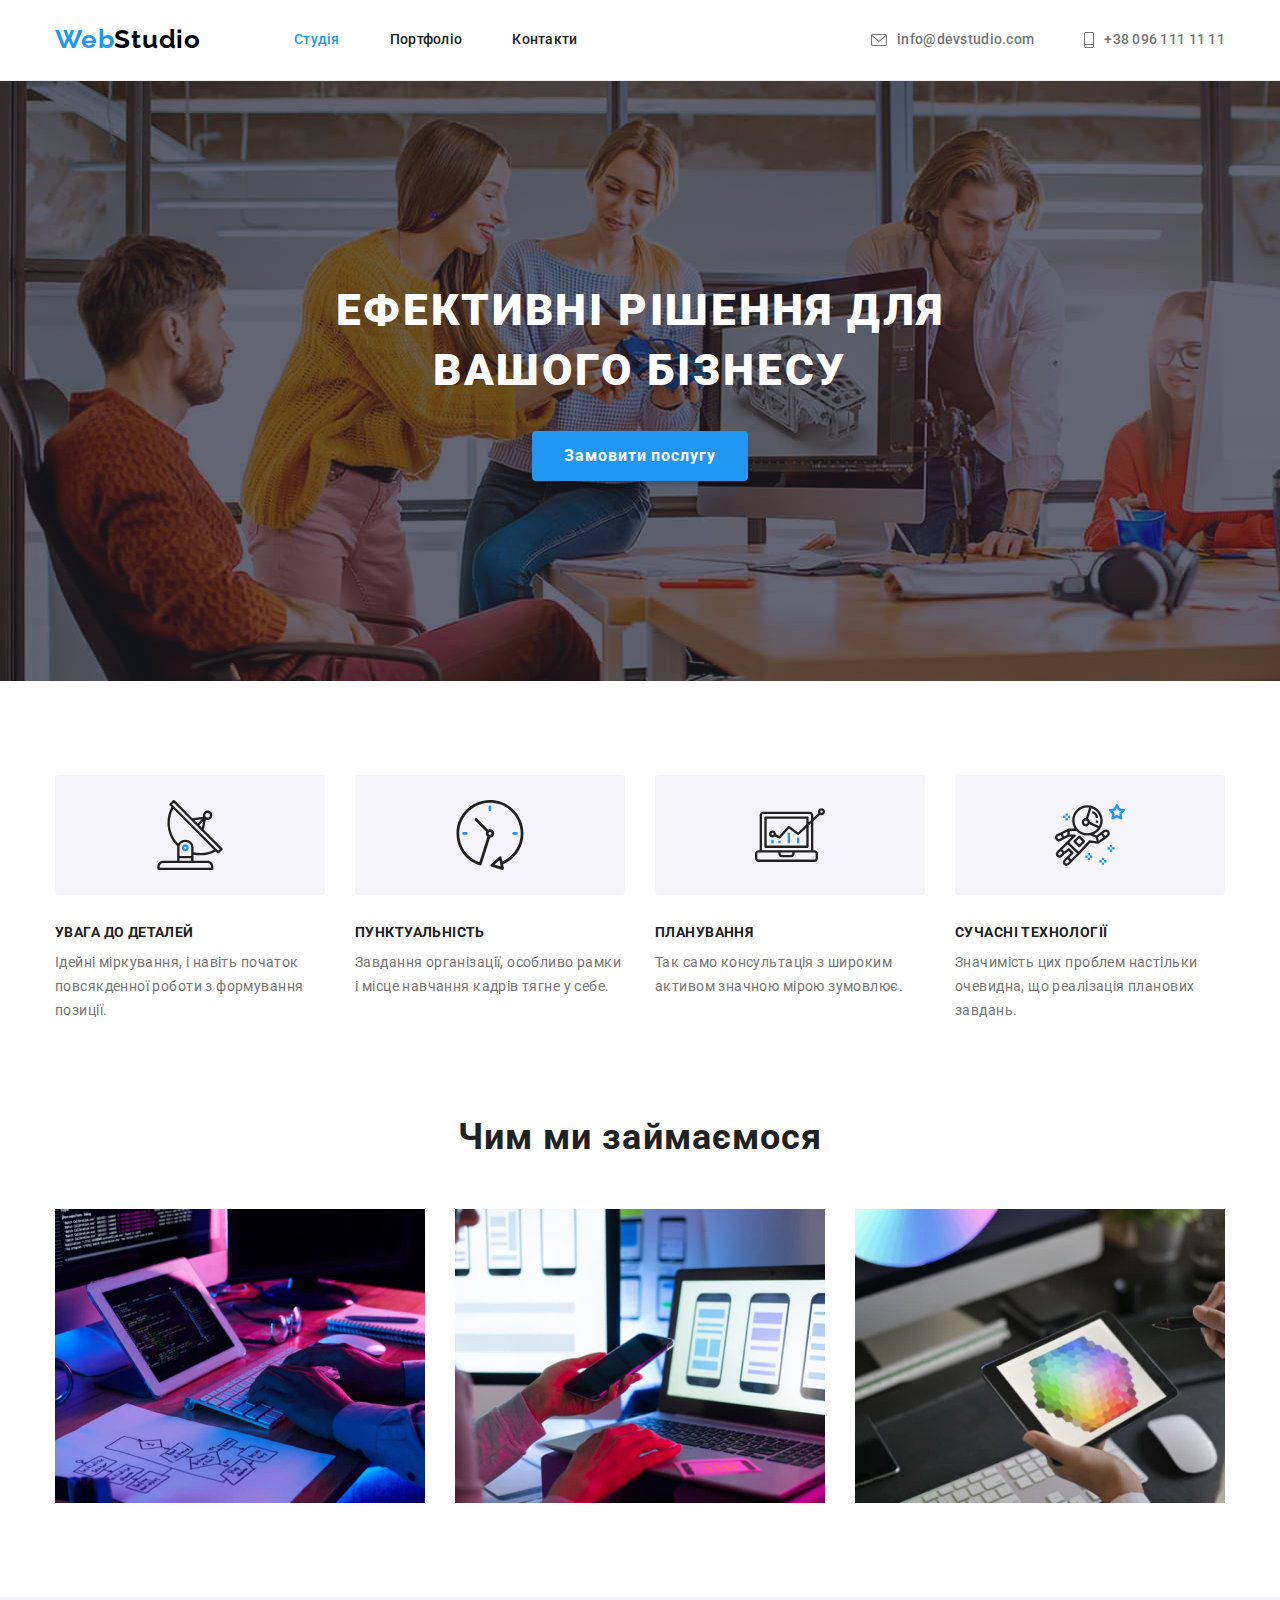
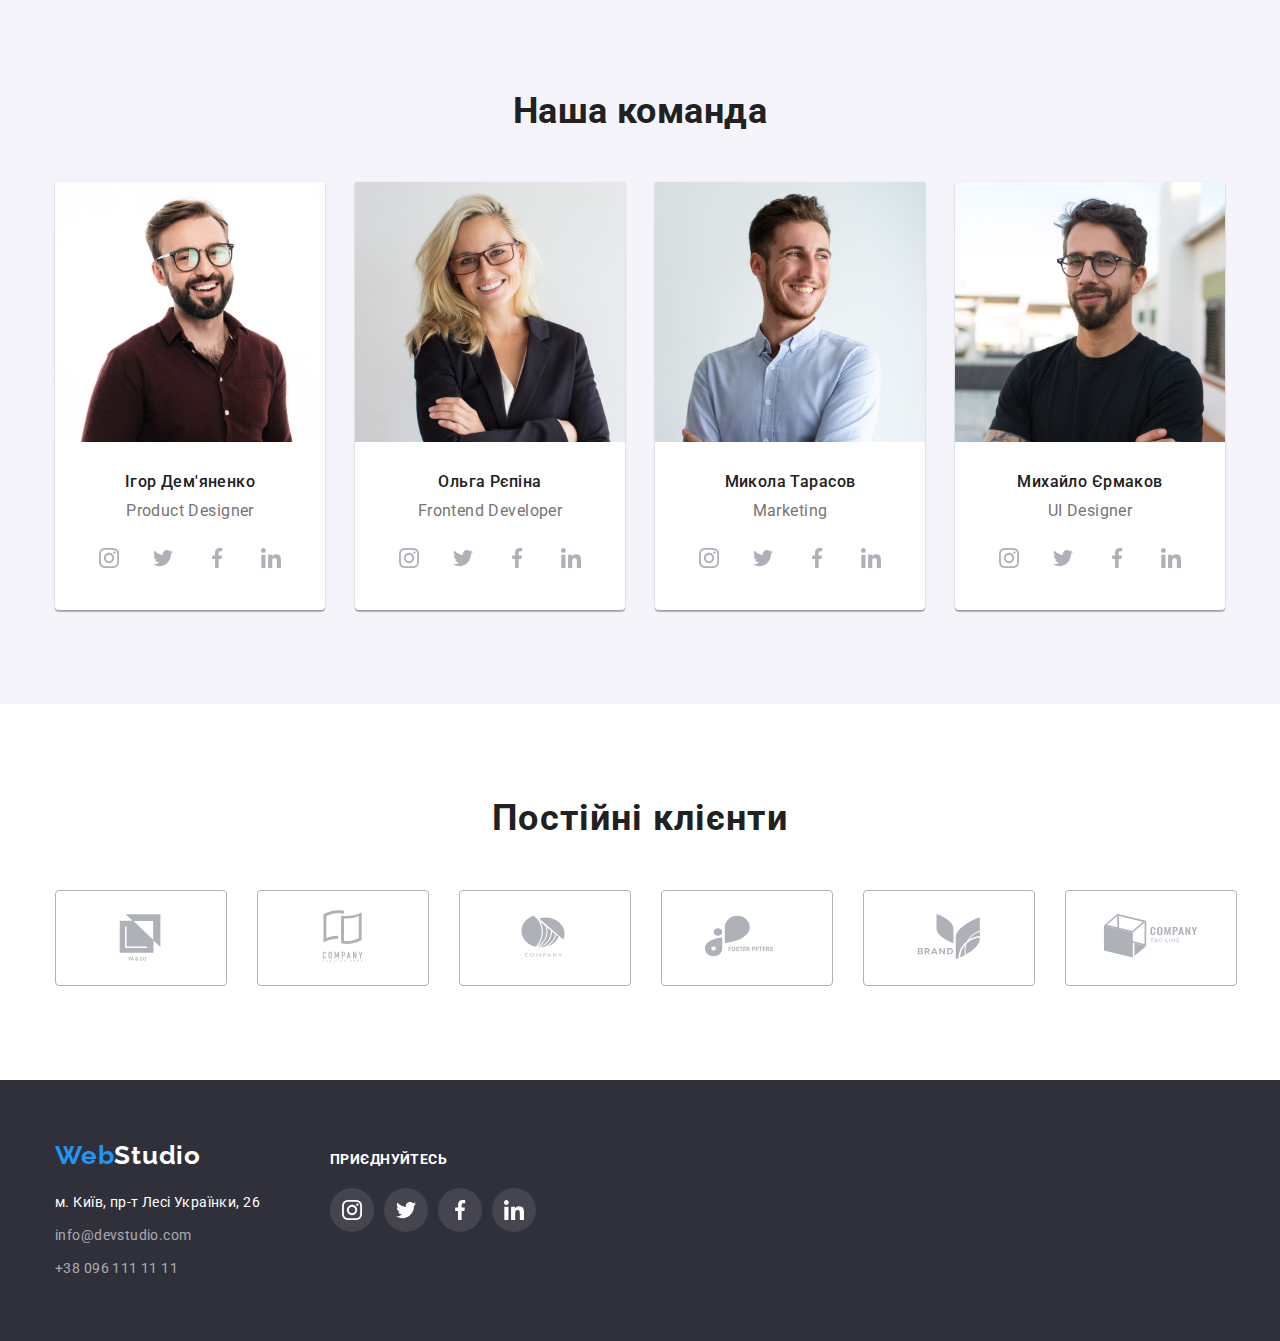
<file: index.html>
<!DOCTYPE html>
<html lang="uk">

<head>
	<meta charset="UTF-8">
	<meta http-equiv="X-UA-Compatible" content="IE=edge">
	<meta name="viewport" content="width=device-width, initial-scale=1.0">

	<title lang="en">WebStudio #4</title>

	<link rel="preconnect" href="https://fonts.googleapis.com">
	<link rel="preconnect" href="https://fonts.gstatic.com" crossorigin>
	<link
		href="https://fonts.googleapis.com/css2?family=Raleway:wght@700&family=Roboto:wght@400;500;700;900&display=swap"
		rel="stylesheet">

	<link rel="stylesheet" href="https://cdnjs.cloudflare.com/ajax/libs/modern-normalize/1.1.0/modern-normalize.min.css"
		integrity="sha512-wpPYUAdjBVSE4KJnH1VR1HeZfpl1ub8YT/NKx4PuQ5NmX2tKuGu6U/JRp5y+Y8XG2tV+wKQpNHVUX03MfMFn9Q=="
		crossorigin="anonymous" referrerpolicy="no-referrer" />

	<link rel="stylesheet" href="./css/nullstyle.css">

	<link rel="stylesheet" href="./css/styles.css">
</head>

<body>
	<header class="header">
		<div class="container header-flex">
			<nav class="header-nav">
				<a class="logo-link" href="./index.html" lang="en">Web<span>Studio</span></a>
				<ul class="nav-list">
					<li class="nav-item">
						<a class="nav-link link current" href="./index.html">Студія</a>
					</li>
					<li class="nav-item">
						<a class="nav-link link" href="./portfolio.html">Портфоліо</a>
					</li>
					<li class="nav-item">
						<a class="nav-link link" href="#">Контакти</a>
					</li>
				</ul>
			</nav>
			<ul class="header-list">
				<li class="header-item">
					<a class="header-link link" href="mailto:info@devstudio.com" lang="en">
						<svg class="icon-mail" width="16" height="12">
							<use href="./images/icons.svg#icon-envelope"></use>
						</svg>
						info@devstudio.com
					</a>
				</li>
				<li class="header-item">
					<a class="header-link link" href="tel:+380961111111">
						<svg class="icon-phone" width="10" height="16">
							<use href="./images/icons.svg#icon-smartphone"></use>
						</svg>
						+38 096 111 11 11
					</a>
				</li>
			</ul>
		</div>
	</header>

	<main class="main-content">
		<div class="overlay-hero">
			<section class="main-hero">
				<h1 class="hero-title">Ефективні рішення для вашого бізнесу</h1>
				<button class="hero-btn" type="button">Замовити послугу</button>
			</section>
		</div>

		<section class="main-benefits">
			<div class="container">
				<h2 class="visually-hidden">Переваги</h2>
				<ul class="benefits-list">
					<li class="benefits-item">
						<div class="benefits-thumb">
							<svg class="icon-antenna" width="70" height="70">
								<use href="./images/icons.svg#icon-antenna"></use>
							</svg>
						</div>
						<h3 class="benefits-name">Увага до деталей</h3>
						<p class="benefits-descrpt">
							Ідейні міркування, і навіть початок повсякденної роботи з формування позиції.
						</p>
					</li>
					<li class="benefits-item">
						<div class="benefits-thumb">
							<svg class="icon-clock" width="70" height="70">
								<use href="./images/icons.svg#icon-clock"></use>
							</svg>
						</div>
						<h3 class="benefits-name">Пунктуальність</h3>
						<p class="benefits-descrpt">
							Завдання організації, особливо рамки і місце навчання кадрів тягне у себе.
						</p>
					</li>
					<li class="benefits-item">
						<div class="benefits-thumb">
							<svg class="icon-diagram" width="70" height="70">
								<use href="./images/icons.svg#icon-diagram"></use>
							</svg>
						</div>
						<h3 class="benefits-name">Планування</h3>
						<p class="benefits-descrpt">
							Так само консультація з широким активом значною мірою зумовлює.
						</p>
					</li>
					<li class="benefits-item">
						<div class="benefits-thumb">
							<svg class="icon-astronaut" width="70" height="70">
								<use href="./images/icons.svg#icon-astronaut"></use>
							</svg>
						</div>
						<h3 class="benefits-name">Сучасні технології</h3>
						<p class="benefits-descrpt">
							Значимість цих проблем настільки очевидна, що реалізація планових завдань.
						</p>
					</li>
				</ul>
			</div>
		</section>

		<section class="main-example">
			<div class="container">
				<h2 class="example-title">Чим ми займаємося</h2>
				<ul class="example-list">
					<li class="example-item">
						<img class="example-img" src="./images/example/box1.jpg" alt="Чоловік пише алгоритм у коді"
							width="370">
					</li>
					<li class="example-item">
						<img class="example-img" src="./images/example/box2.jpg" alt="Жінка тримає смартфон"
							width="370">
					</li>
					<li class="example-item">
						<img class="example-img" src="./images/example/box3.jpg"
							alt="Жінка рисує на графічному планшеті" width="370">
					</li>
				</ul>
			</div>
		</section>

		<section class="main-team">
			<div class="container">
				<h2 class="team-title">Наша команда</h2>
				<ul class="team-list">
					<li class="team-item">
						<img class="team-img" src="./images/team/member1.jpg"
							alt="Чоловік в окулярах та в сорочці посміхається" width="270">
						<div class="team-padding">
							<h3 class="team-name">Ігор Дем'яненко</h3>
							<p class="team-position" lang="en">Product Designer</p>
							<ul class="social-list">
								<li class="social-item">
									<a class="social-link" href="#" rel="noopener noreferrer nofollow">
										<svg class="social-icon" width="20" height="20">
											<use href="./images/icons.svg#icon-instagram"></use>
										</svg>
									</a>
								</li>
								<li class="social-item">
									<a class="social-link" href="#" rel="noopener noreferrer nofollow">
										<svg class="social-icon" width="20" height="20">
											<use href="./images/icons.svg#icon-twitter"></use>
										</svg>
									</a>
								</li>
								<li class="social-item">
									<a class="social-link" href="#" rel="noopener noreferrer nofollow">
										<svg class="social-icon" width="20" height="20">
											<use href="./images/icons.svg#icon-facebook"></use>
										</svg>
									</a>
								</li>
								<li class="social-item">
									<a class="social-link" href="#" rel="noopener noreferrer nofollow">
										<svg class="social-icon" width="20" height="20">
											<use href="./images/icons.svg#icon-linkedin"></use>
										</svg>
									</a>
								</li>
							</ul>
						</div>
					</li>
					<li class="team-item">
						<img class="team-img" src="./images/team/member2.jpg"
							alt="Жінка в окулярах та в піджаку посміхається" width="270">
						<div class="team-padding">
							<h3 class="team-name">Ольга Рєпіна</h3>
							<p class="team-position" lang="en">Frontend Developer</p>
							<ul class="social-list">
								<li class="social-item">
									<a class="social-link" href="#" rel="noopener noreferrer nofollow">
										<svg class="social-icon" width="20" height="20">
											<use href="./images/icons.svg#icon-instagram"></use>
										</svg>
									</a>
								</li>
								<li class="social-item">
									<a class="social-link" href="#" rel="noopener noreferrer nofollow">
										<svg class="social-icon" width="20" height="20">
											<use href="./images/icons.svg#icon-twitter"></use>
										</svg>
									</a>
								</li>
								<li class="social-item">
									<a class="social-link" href="#" rel="noopener noreferrer nofollow">
										<svg class="social-icon" width="20" height="20">
											<use href="./images/icons.svg#icon-facebook"></use>
										</svg>
									</a>
								</li>
								<li class="social-item">
									<a class="social-link" href="#" rel="noopener noreferrer nofollow">
										<svg class="social-icon" width="20" height="20">
											<use href="./images/icons.svg#icon-linkedin"></use>
										</svg>
									</a>
								</li>
							</ul>
						</div>
					</li>
					<li class="team-item">
						<img class="team-img" src="./images/team/member3.jpg"
							alt="Чоловік в сорочці, дивлячись на світло, посміхається" width="270">
						<div class="team-padding">
							<h3 class="team-name">Микола Тарасов</h3>
							<p class="team-position" lang="en">Marketing</p>
							<ul class="social-list">
								<li class="social-item">
									<a class="social-link" href="#" rel="noopener noreferrer nofollow">
										<svg class="social-icon" width="20" height="20">
											<use href="./images/icons.svg#icon-instagram"></use>
										</svg>
									</a>
								</li>
								<li class="social-item">
									<a class="social-link" href="#" rel="noopener noreferrer nofollow">
										<svg class="social-icon" width="20" height="20">
											<use href="./images/icons.svg#icon-twitter"></use>
										</svg>
									</a>
								</li>
								<li class="social-item">
									<a class="social-link" href="#" rel="noopener noreferrer nofollow">
										<svg class="social-icon" width="20" height="20">
											<use href="./images/icons.svg#icon-facebook"></use>
										</svg>
									</a>
								</li>
								<li class="social-item">
									<a class="social-link" href="#" rel="noopener noreferrer nofollow">
										<svg class="social-icon" width="20" height="20">
											<use href="./images/icons.svg#icon-linkedin"></use>
										</svg>
									</a>
								</li>
							</ul>
						</div>
					</li>
					<li class="team-item">
						<img class="team-img" src="./images/team/member4.jpg"
							alt="Чоловік в окулярах та в футболці посміхається" width="270">
						<div class="team-padding">
							<h3 class="team-name">Михайло Єрмаков</h3>
							<p class="team-position" lang="en">UI Designer</p>
							<ul class="social-list">
								<li class="social-item">
									<a class="social-link" href="#" rel="noopener noreferrer nofollow">
										<svg class="social-icon" width="20" height="20">
											<use href="./images/icons.svg#icon-instagram"></use>
										</svg>
									</a>
								</li>
								<li class="social-item">
									<a class="social-link" href="#" rel="noopener noreferrer nofollow">
										<svg class="social-icon" width="20" height="20">
											<use href="./images/icons.svg#icon-twitter"></use>
										</svg>
									</a>
								</li>
								<li class="social-item">
									<a class="social-link" href="#" rel="noopener noreferrer nofollow">
										<svg class="social-icon" width="20" height="20">
											<use href="./images/icons.svg#icon-facebook"></use>
										</svg>
									</a>
								</li>
								<li class="social-item">
									<a class="social-link" href="#" rel="noopener noreferrer nofollow">
										<svg class="social-icon" width="20" height="20">
											<use href="./images/icons.svg#icon-linkedin"></use>
										</svg>
									</a>
								</li>
							</ul>
						</div>
					</li>
				</ul>
			</div>
		</section>

		<section class="main-clients">
			<div class="container">
				<h2 class="clients-title">Постійні клієнти</h2>
				<ul class="clients-list">
					<li class="clients-item">
						<a class="clients-link" href="#" rel="noopener noreferrer nofollow">
							<svg class="clients-logo" width="106" height="60">
								<use href="./images/icons.svg#icon-logo-1"></use>
							</svg>
						</a>
					</li>
					<li class="clients-item">
						<a class="clients-link" href="#" rel="noopener noreferrer nofollow">
							<svg class="clients-logo" width="106" height="60">
								<use href="./images/icons.svg#icon-logo-2"></use>
							</svg>
						</a>
					</li>
					<li class="clients-item">
						<a class="clients-link" href="#" rel="noopener noreferrer nofollow">
							<svg class="clients-logo" width="106" height="60">
								<use href="./images/icons.svg#icon-logo-3"></use>
							</svg>
						</a>
					</li>
					<li class="clients-item">
						<a class="clients-link" href="#" rel="noopener noreferrer nofollow">
							<svg class="clients-logo" width="106" height="60">
								<use href="./images/icons.svg#icon-logo-4"></use>
							</svg>
						</a>
					</li>
					<li class="clients-item">
						<a class="clients-link" href="#" rel="noopener noreferrer nofollow">
							<svg class="clients-logo" width="106" height="60">
								<use href="./images/icons.svg#icon-logo-5"></use>
							</svg>
						</a>
					</li>
					<li class="clients-item">
						<a class="clients-link" href="#" rel="noopener noreferrer nofollow">
							<svg class="clients-logo" width="106" height="60">
								<use href="./images/icons.svg#icon-logo-6"></use>
							</svg>
						</a>
					</li>
				</ul>
			</div>
		</section>
	</main>

	<footer class="footer">
		<div class="container footer-wrapper">
			<div class="footer-contacts">
				<a class="logo-link" href="./index.html" lang="en">Web<span>Studio</span></a>
				<address class="footer-address">
					<ul class="footer-list">
						<li class="footer-item">
							<a class="footer-map-address link" href="https://goo.gl/maps/5xT6Rg2jsyuAcH8N7"
								target="_blank" rel="noopener noreferrer nofollow">
								м. Київ, пр-т Лесі Українки, 26
							</a>
						</li>
						<li class="footer-item">
							<a class="footer-link link" href="mailto:info@devstudio.com" lang="en">
								info@devstudio.com
							</a>
						</li>
						<li class="footer-item">
							<a class="footer-link link" href="tel:+380961111111">+38 096 111 11 11</a>
						</li>
					</ul>
				</address>
			</div>
			<div class="footer-social">
				<p class="social-title">приєднуйтесь</p>
				<ul class="footer-social-list">
					<li class="footer-social-item">
						<a class="footer-social-link" href="#" rel="noopener noreferrer nofollow">
							<svg class="footer-social-icon" width="20" height="20">
								<use href="./images/icons.svg#icon-instagram"></use>
							</svg>
						</a>
					</li>
					<li class="footer-social-item">
						<a class="footer-social-link" href="#" rel="noopener noreferrer nofollow">
							<svg class="footer-social-icon" width="20" height="20">
								<use href="./images/icons.svg#icon-twitter"></use>
							</svg>
						</a>
					</li>
					<li class="footer-social-item">
						<a class="footer-social-link" href="#" rel="noopener noreferrer nofollow">
							<svg class="footer-social-icon" width="20" height="20">
								<use href="./images/icons.svg#icon-facebook"></use>
							</svg>
						</a>
					</li>
					<li class="footer-social-item">
						<a class="footer-social-link" href="#" rel="noopener noreferrer nofollow">
							<svg class="footer-social-icon" width="20" height="20">
								<use href="./images/icons.svg#icon-linkedin"></use>
							</svg>
						</a>
					</li>
				</ul>
			</div>
		</div>
	</footer>
</body>

</html>
</file>
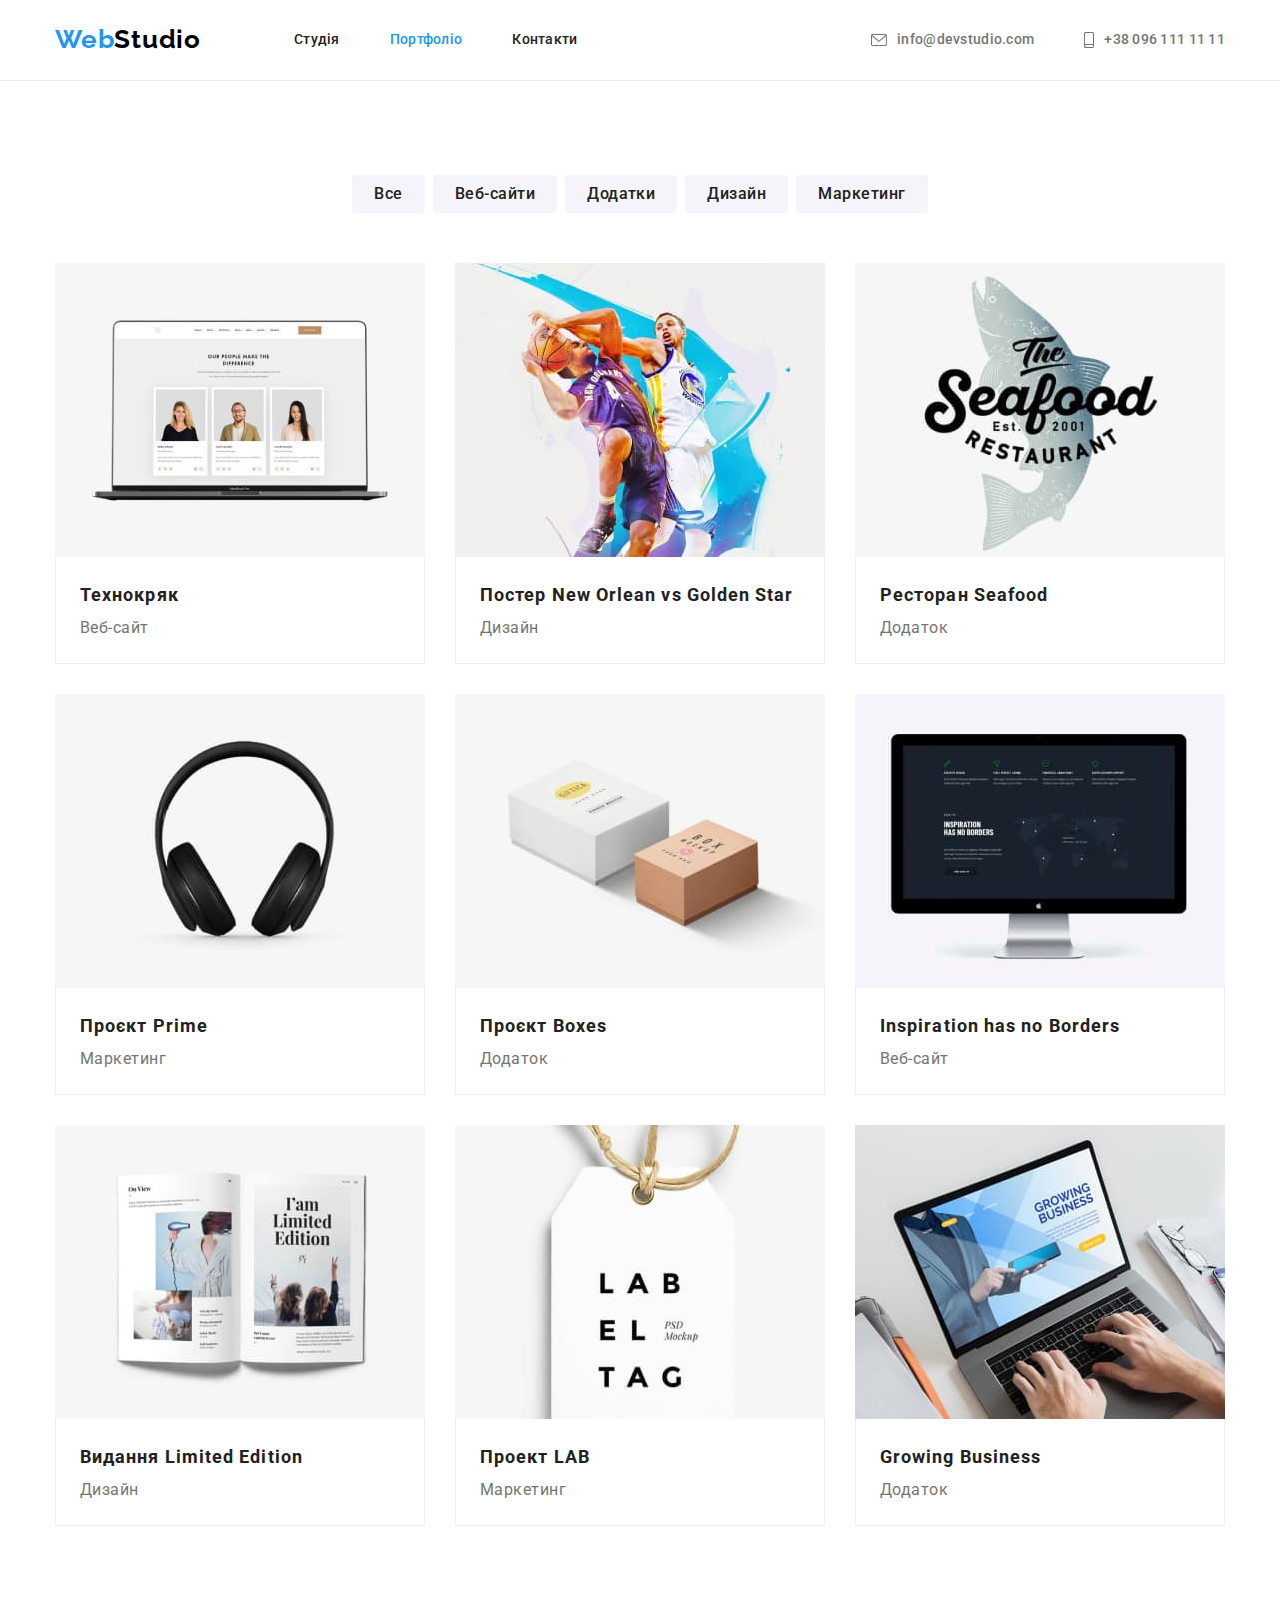
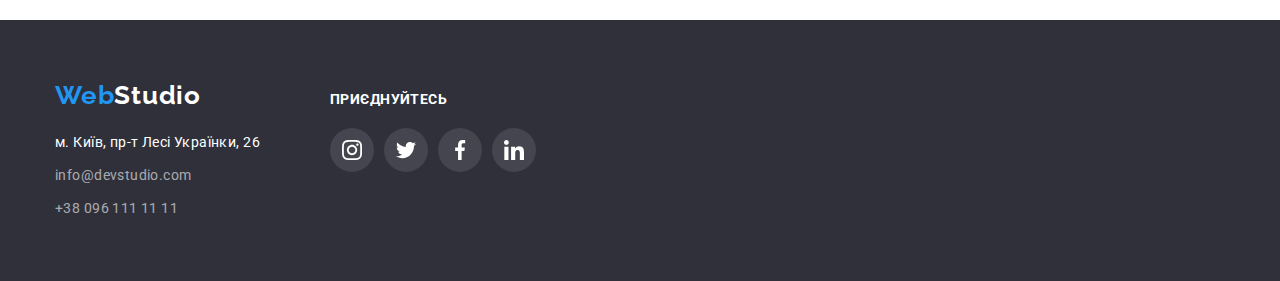
<file: portfolio.html>
<!DOCTYPE html>
<html lang="uk">

<head>
	<meta charset="UTF-8">
	<meta http-equiv="X-UA-Compatible" content="IE=edge">
	<meta name="viewport" content="width=device-width, initial-scale=1.0">

	<title>Портфоліо</title>
	<link rel="preconnect" href="https://fonts.googleapis.com">
	<link rel="preconnect" href="https://fonts.gstatic.com" crossorigin>
	<link
		href="https://fonts.googleapis.com/css2?family=Raleway:wght@700&family=Roboto:wght@400;500;700;900&display=swap"
		rel="stylesheet">

	<link rel="stylesheet" href="https://cdnjs.cloudflare.com/ajax/libs/modern-normalize/1.1.0/modern-normalize.min.css"
		integrity="sha512-wpPYUAdjBVSE4KJnH1VR1HeZfpl1ub8YT/NKx4PuQ5NmX2tKuGu6U/JRp5y+Y8XG2tV+wKQpNHVUX03MfMFn9Q=="
		crossorigin="anonymous" referrerpolicy="no-referrer" />

	<link rel="stylesheet" href="./css/nullstyle.css">

	<link rel="stylesheet" href="./css/styles.css">
</head>

<body>
	<header class="header">
		<div class="container header-flex">
			<nav class="header-nav">
				<a class="logo-link black" href="./index.html" lang="en">Web<span>Studio</span></a>
				<ul class="nav-list">
					<li class="nav-item">
						<a class="nav-link link" href="./index.html">Студія</a>
					</li>
					<li class="nav-item">
						<a class="nav-link link current" href="./portfolio.html">Портфоліо</a>
					</li>
					<li class="nav-item">
						<a class="nav-link link" href="#">Контакти</a>
					</li>
				</ul>
			</nav>
			<ul class="header-list">
				<li class="header-item">
					<a class="header-link link" href="mailto:info@devstudio.com" lang="en">
						<svg class="icon-mail" width="16" height="12">
							<use href="./images/icons.svg#icon-envelope"></use>
						</svg>
						info@devstudio.com
					</a>
				</li>
				<li class="header-item">
					<a class="header-link link" href="tel:+380961111111">
						<svg class="icon-phone" width="10" height="16">
							<use href="./images/icons.svg#icon-smartphone"></use>
						</svg>
						+38 096 111 11 11
					</a>
				</li>
			</ul>
		</div>
	</header>

	<main class="portfolio-content">
		<section class="portfolio-section">
			<div class="container">
				<h1 class="visually-hidden">Портфоліо</h1>
				<ul class="portfolio-filter">
					<li class="filter-item">
						<button class="filter-button" type="button">Все</button>
					</li>
					<li class="filter-item">
						<button class="filter-button" type="button">Веб-сайти</button>
					</li>
					<li class="filter-item">
						<button class="filter-button" type="button">Додатки</button>
					</li>
					<li class="filter-item">
						<button class="filter-button" type="button">Дизайн</button>
					</li>
					<li class="filter-item">
						<button class="filter-button" type="button">Маркетинг</button>
					</li>
				</ul>
				<ul class="portfolio-list">
					<li class="portfolio-item">
						<a class="portfolio-link" href="#">
							<img class="portfolio-img" src="./images/portfolio/portfolio-list/img_1.jpg"
								alt="ноутбук на якому показан сайт" width="370">
							<div class="border-basket">
								<h2 class="portfolio-name">Технокряк</h2>
								<p class="portfolio-descrpt">Веб-сайт</p>
							</div>
						</a>
					</li>
					<li class="portfolio-item">
						<a class="portfolio-link" href="#">
							<img class="portfolio-img" src="./images/portfolio/portfolio-list/img_2.jpg"
								alt="два чоловіка грають у баскетбол" width="370">
							<div class="border-basket">
								<h2 class="portfolio-name">Постер New Orlean vs Golden Star</h2>
								<p class="portfolio-descrpt">Дизайн</p>
							</div>
						</a>
					</li>
					<li class="portfolio-item">
						<a class="portfolio-link" href="#">
							<img class="portfolio-img" src="./images/portfolio/portfolio-list/img_3.jpg"
								alt="логотип ресторану 'морська їжа'" width="370">
							<div class="border-basket">
								<h2 class="portfolio-name">Ресторан Seafood</h2>
								<p class="portfolio-descrpt">Додаток</p>
							</div>
						</a>
					</li>
					<li class="portfolio-item">
						<a class="portfolio-link" href="#">
							<img class="portfolio-img" src="./images/portfolio/portfolio-list/img_4.jpg"
								alt="чорні комп'ютерні навушники" width="370">
							<div class="border-basket">
								<h2 class="portfolio-name">Проєкт Prime</h2>
								<p class="portfolio-descrpt">Маркетинг</p>
							</div>
						</a>
					</li>
					<li class="portfolio-item">
						<a class="portfolio-link" href="#">
							<img class="portfolio-img" src="./images/portfolio/portfolio-list/img_5.jpg"
								alt="біла та помаранжева коробочки" width="370">
							<div class="border-basket">
								<h2 class="portfolio-name">Проєкт Boxes</h2>
								<p class="portfolio-descrpt">Додаток</p>
							</div>
						</a>
					</li>
					<li class="portfolio-item">
						<a class="portfolio-link" href="#">
							<img class="portfolio-img" src="./images/portfolio/portfolio-list/img_6.jpg"
								alt="монітор на якому показан сайт" width="370">
							<div class="border-basket">
								<h2 class="portfolio-name">Inspiration has no Borders</h2>
								<p class="portfolio-descrpt">Веб-сайт</p>
							</div>
						</a>
					</li>
					<li class="portfolio-item">
						<a class="portfolio-link" href="#">
							<img class="portfolio-img" src="./images/portfolio/portfolio-list/img_7.jpg"
								alt="книжка на якій показан дизайн" width="370">
							<div class="border-basket">
								<h2 class="portfolio-name">Видання Limited Edition</h2>
								<p class="portfolio-descrpt">Дизайн</p>
							</div>
						</a>
					</li>
					<li class="portfolio-item">
						<a class="portfolio-link" href="#">
							<img class="portfolio-img" src="./images/portfolio/portfolio-list/img_8.jpg"
								alt="бірка з назвою проекту" width="370">
							<div class="border-basket">
								<h2 class="portfolio-name">Проект LAB</h2>
								<p class="portfolio-descrpt">Маркетинг</p>
							</div>
						</a>
					</li>
					<li class="portfolio-item">
						<a class="portfolio-link" href="#">
							<img class="portfolio-img" src="./images/portfolio/portfolio-list/img_9.jpg"
								alt="чоловік працює в додатку на ноутбуці" width="370">
							<div class="border-basket">
								<h2 class="portfolio-name">Growing Business</h2>
								<p class="portfolio-descrpt">Додаток</p>
							</div>
						</a>
					</li>
				</ul>
			</div>
		</section>
	</main>

	<footer class="footer">
		<div class="container footer-wrapper">
			<div class="footer-contacts">
				<a class="logo-link" href="./index.html" lang="en">Web<span>Studio</span></a>
				<address class="footer-address">
					<ul class="footer-list">
						<li class="footer-item">
							<a class="footer-map-address link" href="https://goo.gl/maps/5xT6Rg2jsyuAcH8N7"
								target="_blank" rel="noopener noreferrer nofollow">
								м. Київ, пр-т Лесі Українки, 26
							</a>
						</li>
						<li class="footer-item">
							<a class="footer-link link" href="mailto:info@devstudio.com" lang="en">
								info@devstudio.com
							</a>
						</li>
						<li class="footer-item">
							<a class="footer-link link" href="tel:+380961111111">+38 096 111 11 11</a>
						</li>
					</ul>
				</address>
			</div>
			<div class="footer-social">
				<p class="social-title">приєднуйтесь</p>
				<ul class="footer-social-list">
					<li class="footer-social-item">
						<a class="footer-social-link" href="#" rel="noopener noreferrer nofollow">
							<svg class="footer-social-icon" width="20" height="20">
								<use href="./images/icons.svg#icon-instagram"></use>
							</svg>
						</a>
					</li>
					<li class="footer-social-item">
						<a class="footer-social-link" href="#" rel="noopener noreferrer nofollow">
							<svg class="footer-social-icon" width="20" height="20">
								<use href="./images/icons.svg#icon-twitter"></use>
							</svg>
						</a>
					</li>
					<li class="footer-social-item">
						<a class="footer-social-link" href="#" rel="noopener noreferrer nofollow">
							<svg class="footer-social-icon" width="20" height="20">
								<use href="./images/icons.svg#icon-facebook"></use>
							</svg>
						</a>
					</li>
					<li class="footer-social-item">
						<a class="footer-social-link" href="#" rel="noopener noreferrer nofollow">
							<svg class="footer-social-icon" width="20" height="20">
								<use href="./images/icons.svg#icon-linkedin"></use>
							</svg>
						</a>
					</li>
				</ul>
			</div>
		</div>
	</footer>
</body>

</html>
</file>
<file: css/nullstyle.css>
@charset "UTF-8";
/* Обнуление */
* {
	padding: 0;
	margin: 0;
	border: 0;
}

*,
*:before,
*:after {
	-webkit-box-sizing: border-box;
	box-sizing: border-box;
}

:focus,
:active {
	outline: none;
}

a:focus,
a:active {
	outline: none;
}

nav,
footer,
header,
aside {
	display: block;
}

html,
body {
	height: 100%;
	width: 100%;
	font-size: 100%;
	line-height: 1;
	font-size: 14px;
	-ms-text-size-adjust: 100%;
	-moz-text-size-adjust: 100%;
	-webkit-text-size-adjust: 100%;
}

input,
button,
textarea {
	font-family: inherit;
}

/* Убирает крестик в Internet Explorer */
input::-ms-clear {
	display: none;
}

button {
	cursor: pointer;
}

/* Убирает отступы в кнопках в Mozilla Firefox */
button::-moz-focus-inner {
	padding: 0;
	border: 0;
}

a,
a:visited {
	text-decoration: none;
}

a:hover {
	text-decoration: none;
}

ul li {
	list-style: none;
}

img {
	vertical-align: top;
}

h1,
h2,
h3,
h4,
h5,
h6 {
	font-size: inherit;
	font-weight: 400;
}

/* -------------------------------- */
</file>
<file: css/styles.css>
@charset "UTF-8";
/* @import url(./nullstyle.css); */
/* font-family: 'Raleway', sans-serif; */

:root {
	--primary-text-color: #212121;
	--secondary-text-color: #757575;
	--tertiary-text-color: #ffffff;
	--quaternary-text-color: #000000;
	--accent-color: #2196f3;
	--footer-address-color: rgba(255, 255, 255, 0.6);

	--primary-bg-color: #ffffff;
	--secondary-bg-color: #2f303a;
	--tertiary-bg-color: #f5f4fa;
	
	--hero-btn-accent-color: #188ce8;

	--border-color: #EEEEEE;

	--primary-svg-color: #AFB1B8;
}

.visually-hidden {
	position: absolute;
	width: 1px;
	height: 1px;
	margin: -1px;
	border: 0;
	padding: 0;

	white-space: nowrap;
	clip-path: inset(100%);
	clip: rect(0 0 0 0);
	overflow: hidden;
}

body {
	font-family: "Roboto", sans-serif;
	color: var(--primary-text-color);
}

.container {
	width: 1200px;
	margin-left: auto;
	margin-right: auto;
	padding-left: 15px;
	padding-right: 15px;
}

.link:hover,
.link:focus {
	color: var(--accent-color);
}

.link.current {
	color: var(--accent-color);
}

.logo-link {
	font-family: "Raleway", sans-serif;
	font-weight: 700;
	font-size: 26px;
	line-height: 1.19;
	letter-spacing: 0.03em;
	color: var(--accent-color);
}

/* .................................HEADER................................ */
.header {
	font-weight: 500;
	line-height: 1.14;
	letter-spacing: 0.02em;
	background-color: var(--primary-bg-color);
	border-bottom: 1px solid #ECECEC;
}

.header-flex {
	display: flex;
	justify-content: space-between;
}

.header-nav {
	display: flex;
	align-items: center;
}

.header .logo-link span{
	color: var(--quaternary-text-color);
}
.header .logo-link {
	margin-right: 93px;
	padding-top: 24px;
	padding-bottom: 25px;
}

.nav-list {
	display: flex;
	gap: 50px;
}

.nav-item {
}

.nav-link {
	display: block;
	padding-top: 32px;
	padding-bottom: 32px;
	
	color: var(--primary-text-color);
}

.header-list {
	display: flex;
	gap: 50px;
}

.header-item {
}

.header-link {
	display: flex;
	align-items: center;
	padding-top: 32px;
	padding-bottom: 32px;

	color: var(--secondary-text-color);
}

.icon-mail {
	margin-right: 10px;

	fill: currentColor;
}

.icon-phone {
	margin-right: 10px;

	fill: currentColor;
}

/* .................................END HEADER................................ */

/* ...................................FOOTER.................................. */
.footer {
	padding-top: 60px;
	padding-bottom: 60px;

	background-color: var(--secondary-bg-color);
}

.footer-wrapper {
	display: flex;
	align-items: baseline;
}

.footer-contacts {
	margin-right: 70px;
}

.footer .logo-link {
	display: inline-block;
	margin-bottom: 20px;
}
.footer .logo-link span {
	color: var(--tertiary-text-color);
}

.footer-address {
	font-style: normal;
}

.footer-list {
	line-height: 1.71;
	letter-spacing: 0.03em;
}

.footer-item:not(:last-child) {
	margin-bottom: 9px;
}

.footer-map-address {
	color: var(--tertiary-text-color);
}

.footer-link {
	color: var(--footer-address-color);
}

.footer-social {}

.social-title {
	margin-bottom: 20px;

	font-weight: 700;
	line-height: 1.14;
	letter-spacing: 0.03em;
	text-transform: uppercase;
	color: var(--tertiary-text-color);
}

.footer-social-list {
	display: flex;
	gap: 10px;
}

.footer-social-item {
	flex-basis: calc((100% - 30px) / 4);
}

.footer-social-link {
	display: flex;
	align-items: center;
	padding: 12px;

	color: var(--tertiary-text-color);
	background-color: rgba(255, 255, 255, 0.1);
	border-radius: 50%;
}
.footer-social-link:hover,
.footer-social-link:focus {
	background-color: var(--accent-color);
}

.footer-social-icon {
	fill: currentColor;
}
/* .................................END FOOTER................................ */

/* ...............................INDEX.HTML............................... */
.main-content {
}

/* Hero */
.overlay-hero {
	height: 600px;
	max-width: 1600px;
	margin-left: auto;
	margin-right: auto;

	background: rgba(47, 48, 58, 0.4);
	background-image: linear-gradient(to right, rgba(47, 48, 58, 0.4), rgba(47, 48, 58, 0.4)), url(../images/hero/overlay.jpg);
	background-color: var(--secondary-bg-color);
}

.main-hero {
	/*	*/
	padding-top: 200px;
	padding-bottom: 200px;
	text-align: center;
	/*	*/
}

.hero-title {
	/*  */
	max-width: 696px;
	margin-left: auto;
	margin-right: auto;
	/*  */
	margin-bottom: 30px;

	font-weight: 900;
	font-size: 44px;
	line-height: 1.36;
	letter-spacing: 0.06em;
	text-transform: uppercase;
	color: var(--tertiary-text-color);

}

.hero-btn {
	padding: 10px 32px;

	font-weight: 700;
	font-size: 16px;
	line-height: 1.875;
	letter-spacing: 0.06em;
	color: var(--tertiary-text-color);
	background-color: var(--accent-color);

	box-shadow: 0px 4px 4px rgba(0, 0, 0, 0.15);
	border-radius: 4px;
}
.hero-btn:hover,
.hero-btn:focus {
	background-color: var(--hero-btn-accent-color);
}

/* Benefits */
.main-benefits {
	padding-top: 94px;
	padding-bottom: 94px;

	background-color: var(--primary-bg-color);
}

.benefits-list {
	display: flex;
	flex-wrap: wrap;
	gap: 30px;

	letter-spacing: 0.03em;
}

.benefits-item {
	flex-basis: calc((100% - 90px) / 4);
}

.benefits-thumb {
	display: flex;
	margin-bottom: 30px;
	padding: 25px 100px;

	background-color: var(--tertiary-bg-color);
	border-radius: 4px;
}
.icon-antenna {}
.icon-clock {}
.icon-diagram {}
.icon-astronaut {}

.benefits-name {
	margin-bottom: 10px;

	font-weight: 700;
	line-height: 1.14;
	text-transform: uppercase;
	color: var(--primary-text-color);
}

.benefits-descrpt {
	line-height: 1.71;
	color: var(--secondary-text-color);
}

/* Example */
.main-example {
	padding-bottom: 94px;

	background-color: var(--primary-bg-color);
}

.example-title {
	margin-bottom: 50px;

	font-weight: 700;
	font-size: 36px;
	line-height: 1.16;
	text-align: center;
	letter-spacing: 0.03em;
	color: var(--primary-text-color);
}

.example-list {
	display: flex;
	gap: 30px;
}

.example-item {
}

.example-img {
}

/* Team */
.main-team {
	padding-top: 94px;
	padding-bottom: 94px;

	background-color: var(--tertiary-bg-color);
	letter-spacing: 0.03em;
}

.team-title {
	margin-bottom: 50px;

	font-weight: 700;
	font-size: 36px;
	line-height: 1.16;
	text-align: center;
	color: var(--primary-text-color);
}

.team-list {
	display: flex;
	gap: 30px;
}

.team-item {
	font-size: 16px;
	line-height: 1.1875;
	background-color: var(--primary-bg-color);
	text-align: center;

	box-shadow: 0px 1px 3px rgba(0, 0, 0, 0.12), 0px 1px 1px rgba(0, 0, 0, 0.14), 0px 2px 1px rgba(0, 0, 0, 0.2);
	/* border-bottom-left-radius: 4px;
	border-bottom-right-radius: 4px; */
	border-radius: 0px 0px 4px 4px;
}

.team-img {
}

.team-padding{
	padding: 30px 32px;
}

.team-name {
	margin-bottom: 10px;

	font-weight: 500;
	color: var(--primary-text-color);
}

.team-position {
	margin-bottom: 16px;

	color: var(--secondary-text-color);
}

.social-list {
	display: flex;
	gap: 10px;
}

.social-item {
	flex-basis: calc((100% - 30px) / 4);
}

.social-link {
	display: flex;
	align-items: center;
	padding: 12px;

	border-radius: 50%;
	color: var(--primary-svg-color);
}
.social-link:hover,
.social-link:focus {
	color: var(--tertiary-text-color);
	background-color: var(--accent-color);
}

.social-icon {
	fill: currentColor;
}

/* Clients */
.main-clients {
	padding-top: 94px;
	padding-bottom: 94px;
}

.clients-title {
	margin-bottom: 50px;

	font-weight: 700;
	font-size: 36px;
	line-height: 1.16;
	text-align: center;
	letter-spacing: 0.03em;
	color: var(--primary-text-color);
}

.clients-list {
	display: flex;
	/* flex-wrap: wrap; */
	gap: 30px;
}

.clients-item {
	flex-basis: calc((100% - 150px) / 6);
}

.clients-link {
	display: block;
	color: var(--primary-svg-color);
	padding: 16px 32px;

	border: 1px solid var(--primary-svg-color);
	border-radius: 4px;
}
.clients-link:hover,
.clients-link:focus {
	color: var(--accent-color);
	border-color: var(--accent-color);
}

.clients-logo {
	fill: currentColor;
}

/* ...............................END INDEX.HTML.............................. */

/* ...............................PORTFOLIO.HTML.............................. */
.portfolio-content {
}

.portfolio-section {
	padding-top: 94px;
	padding-bottom: 94px;

	background-color: var(--primary-bg-color);
}

.portfolio-title {
}

.portfolio-filter {
	display: flex;
	justify-content: center;
	gap: 8px;
	margin-bottom: 50px;
}

.filter-item {
}

.filter-button {
	padding: 6px 22px;

	font-weight: 500;
	font-size: 16px;
	line-height: 1.625;
	text-align: center;
	letter-spacing: 0.03em;
	color: var(--primary-text-color);
	background-color: var(--tertiary-bg-color);
	border-radius: 4px;
}
.filter-button:hover,
.filter-button:focus {
	color: var(--tertiary-text-color);
	background-color: var(--accent-color);
	box-shadow: 0px 3px 1px rgba(0, 0, 0, 0.1), 0px 1px 2px rgba(0, 0, 0, 0.08),
		0px 2px 2px rgba(0, 0, 0, 0.12);
}

.portfolio-list {
	display: flex;
	flex-wrap: wrap;
	gap: 30px;
	/* margin: -15px; */
}

.portfolio-item {
	/* flex-basis: calc(100% / 3 - 30px); */
	/* margin: 15px; */
}
/* .portfolio-item:not(:nth-child(3n)) {
	margin-right: 30px;
}
.portfolio-item:not(:nth-last-child(-n + 3)) {
	margin-bottom: 30px;
} */

.portfolio-link {
	display: block;
}
.portfolio-link:hover,
.portfolio-link:focus {
	box-shadow: 0px 1px 1px rgba(0, 0, 0, 0.12), 0px 4px 4px rgba(0, 0, 0, 0.06), 1px 4px 6px rgba(0, 0, 0, 0.16);
}

.portfolio-img {}

.border-basket{
	padding: 20px 24px;

	border-bottom: 1px solid var(--border-color);
	border-right: 1px solid var(--border-color);
	border-left: 1px solid var(--border-color);
}

.portfolio-name {
	font-weight: 700;
	font-size: 18px;
	line-height: 2;
	letter-spacing: 0.06em;
	color: var(--primary-text-color);
}

.portfolio-descrpt {
	font-size: 16px;
	line-height: 1.875;
	letter-spacing: 0.03em;
	color: var(--secondary-text-color);
}
/* ...............................END PORTFOLIO.HTML.......................... */
</file>
